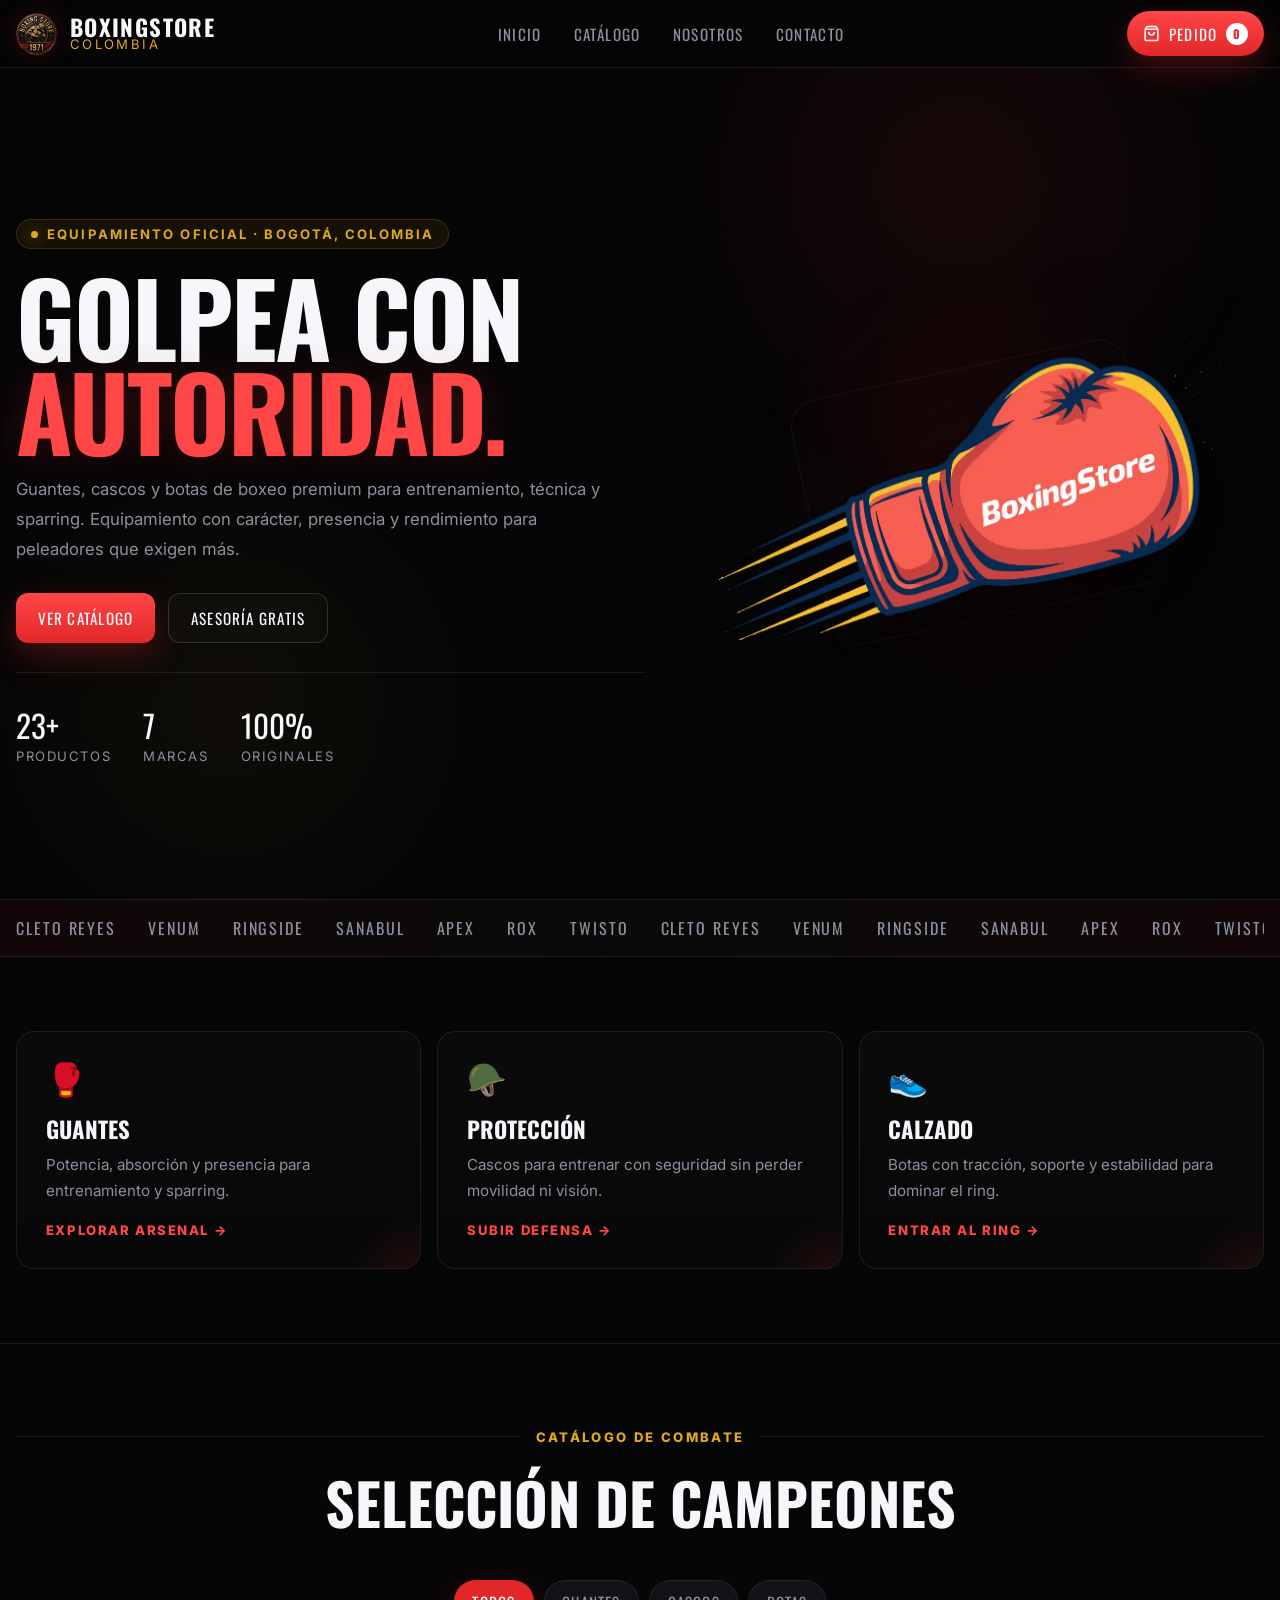
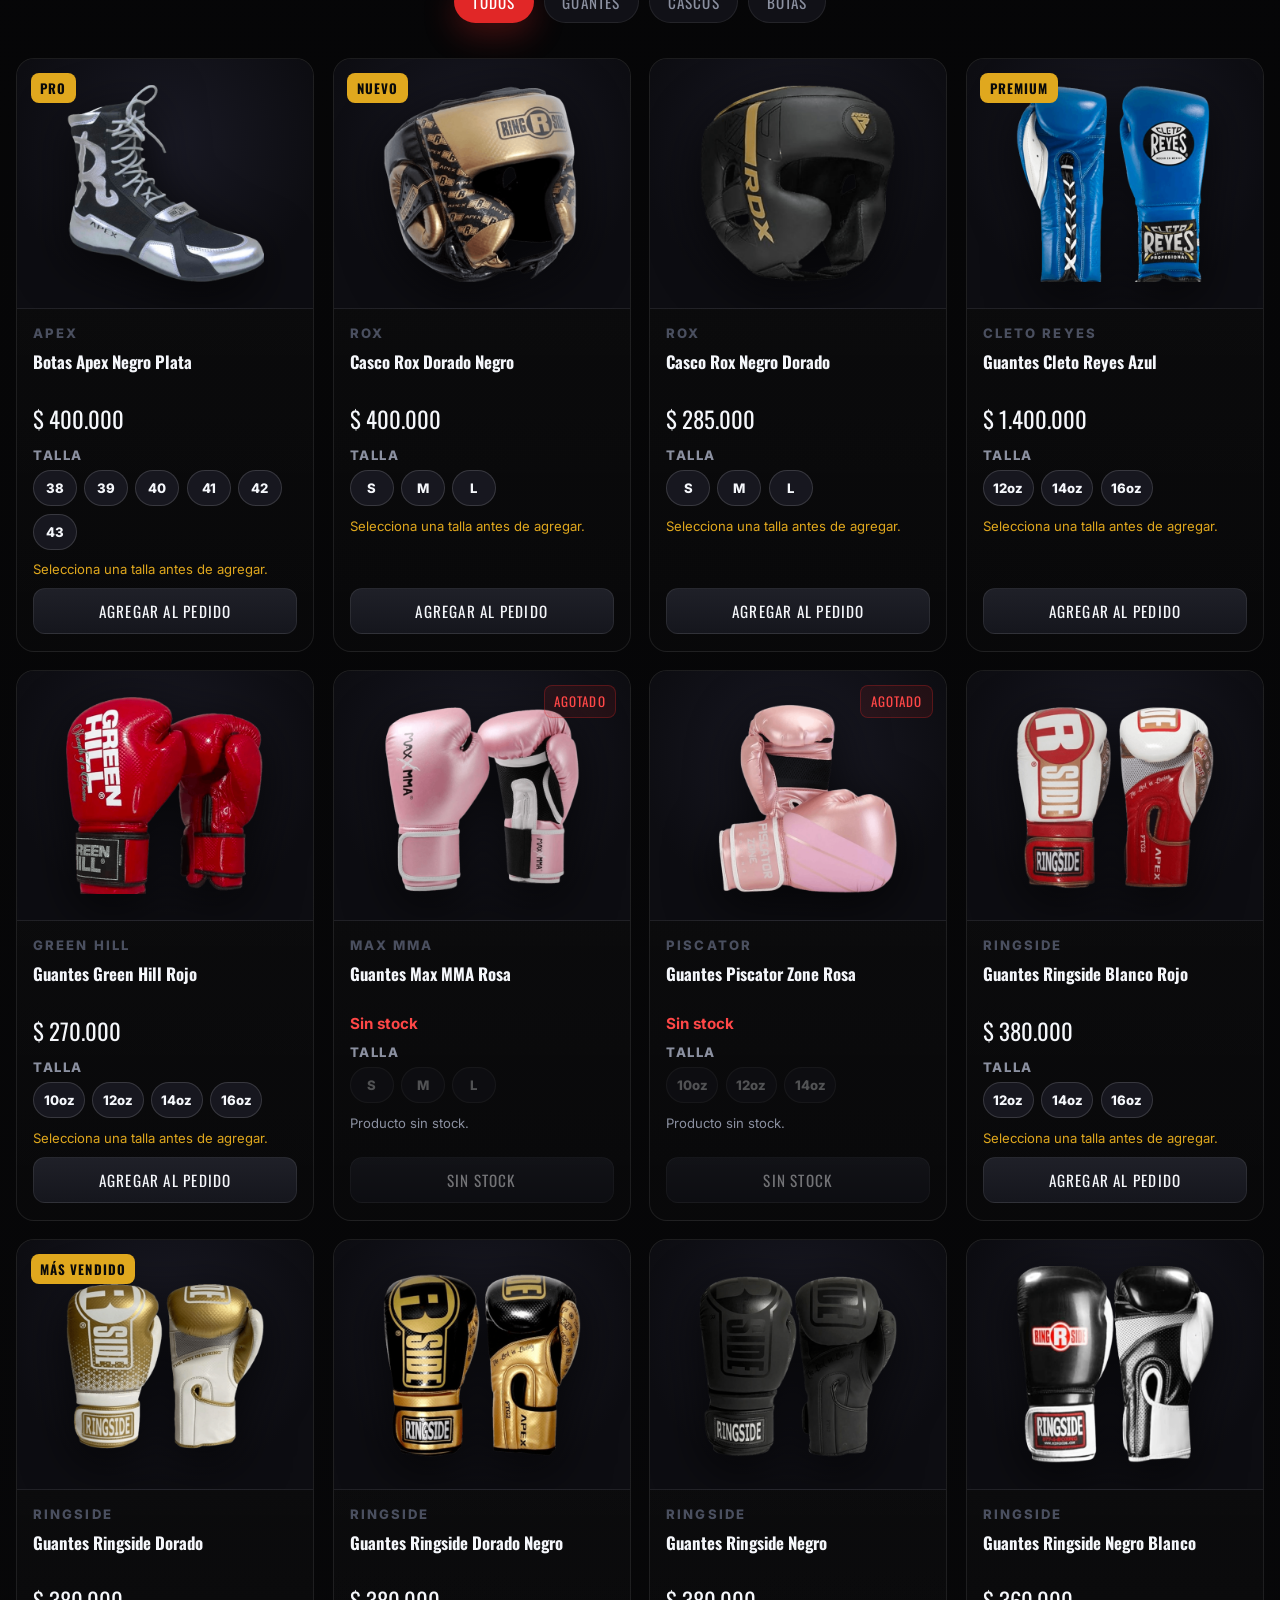
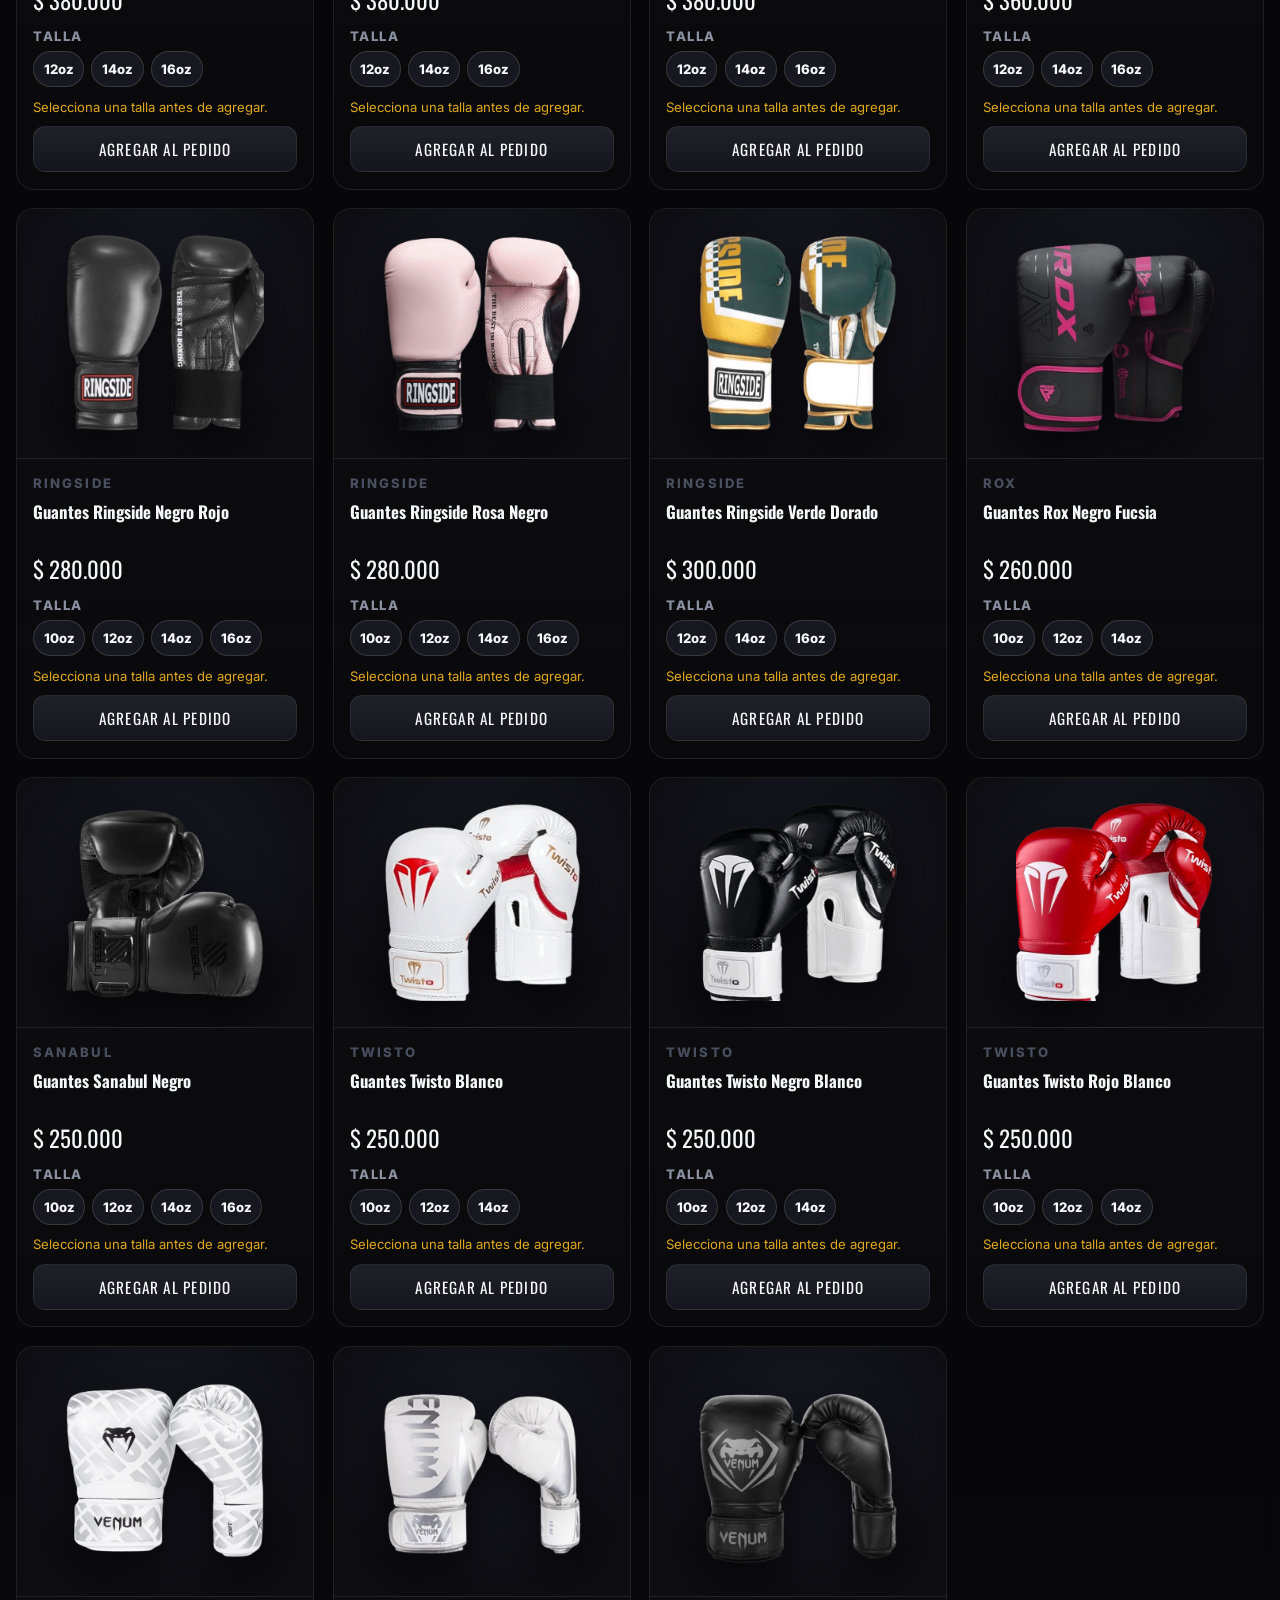
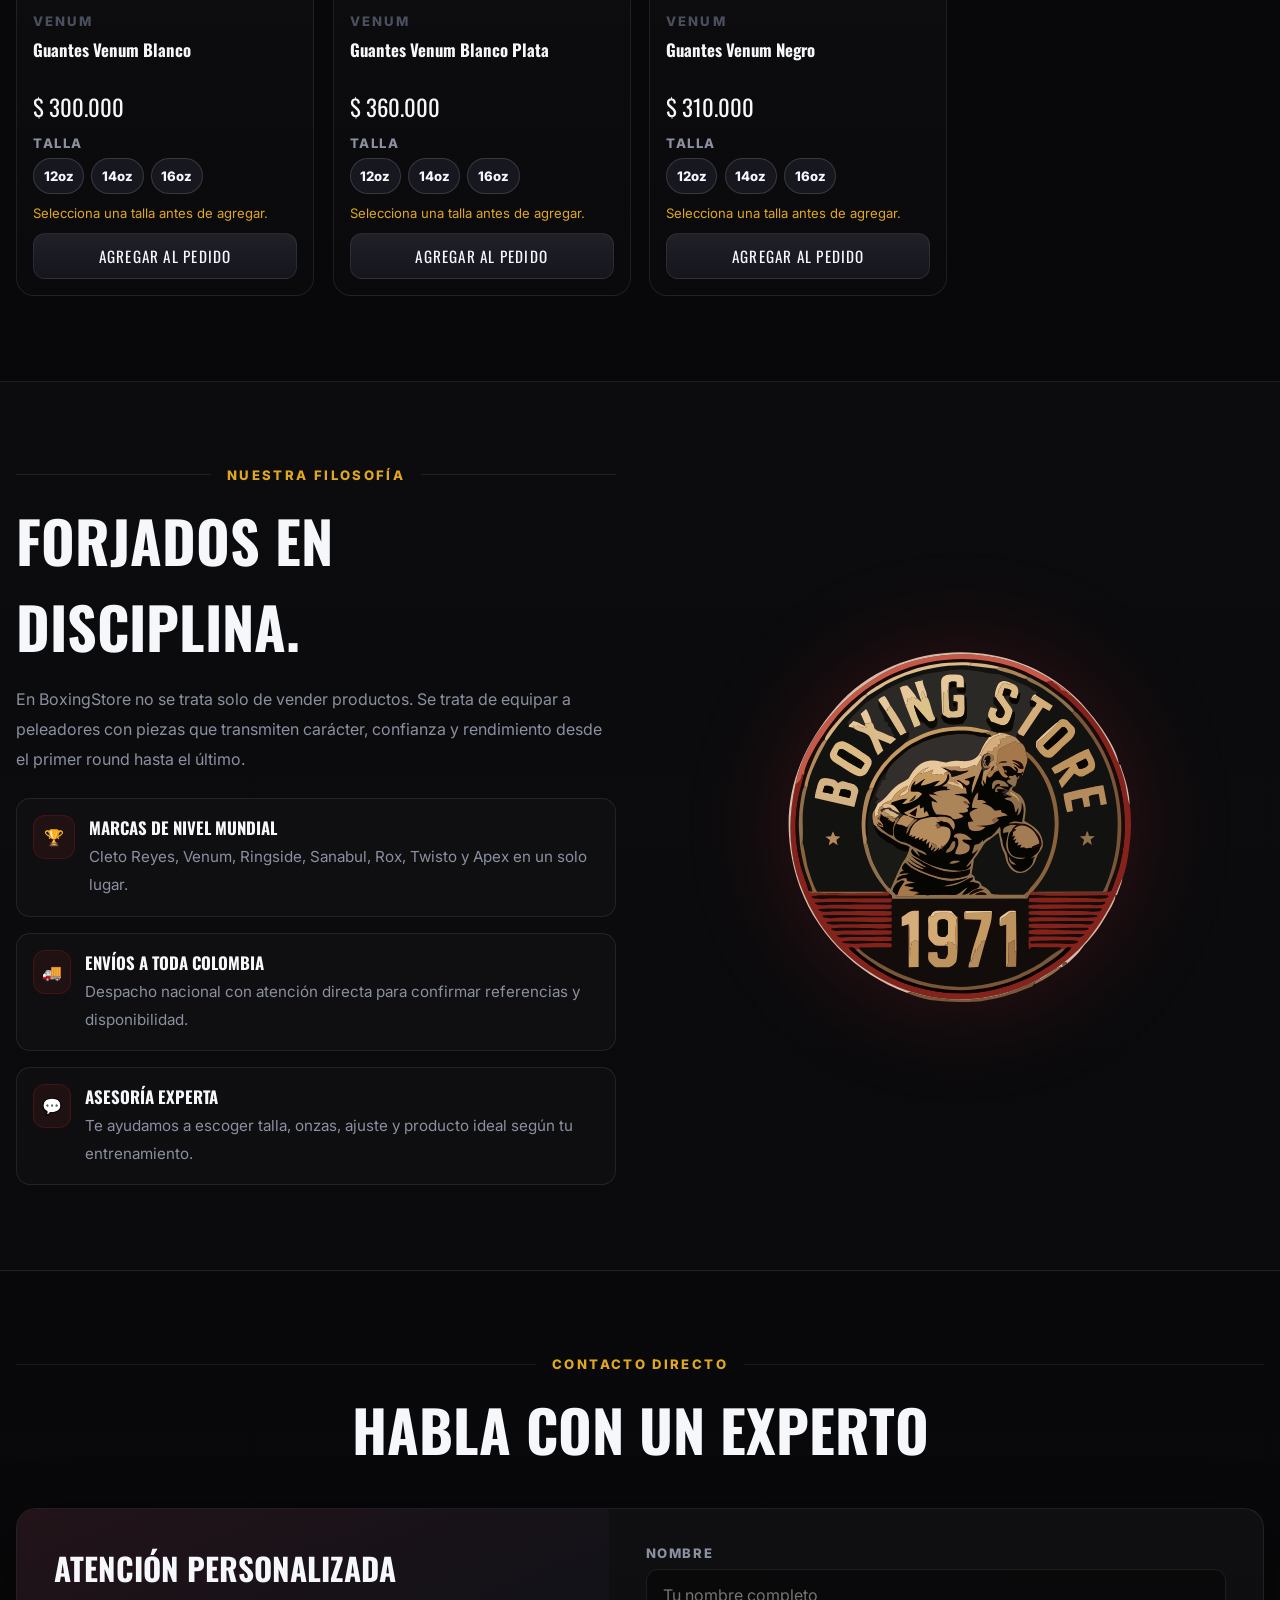
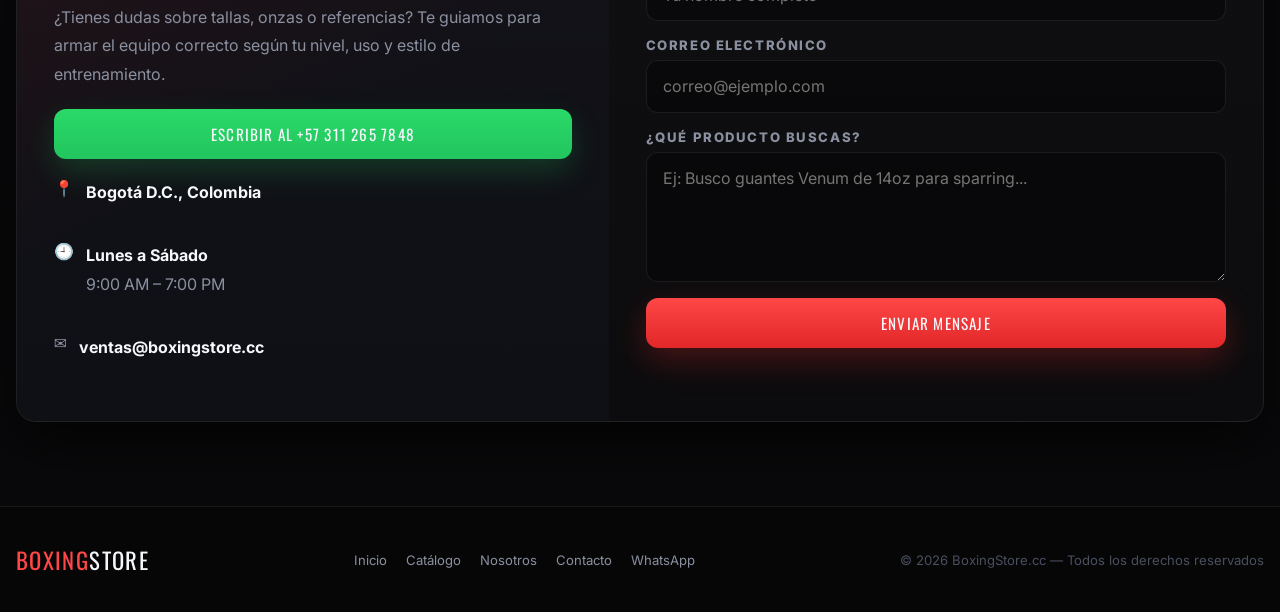
<file: index.html>
<!DOCTYPE html>
<html lang="es">
<head>
  <meta charset="UTF-8" />
  <meta name="viewport" content="width=device-width, initial-scale=1.0, viewport-fit=cover" />
  <title>BoxingStore | Equipo de Boxeo Profesional en Colombia</title>
  <meta name="description" content="Guantes, cascos y botas de boxeo premium. El mejor equipo para entrenamiento, técnica y sparring. Envíos a toda Colombia." />
  <link rel="icon" type="image/svg+xml" href="assets/logo/logo.svg" />
  <link rel="icon" type="image/png" sizes="32x32" href="assets/logo/logo.png" />
  <link rel="icon" type="image/x-icon" href="favicon.ico" />
  <link rel="apple-touch-icon" href="assets/logo/logo.png" />
  <link rel="icon" href="favicon.ico" />
  <link rel="preconnect" href="https://fonts.googleapis.com" />
  <link rel="preconnect" href="https://fonts.gstatic.com" crossorigin />
  <link href="https://fonts.googleapis.com/css2?family=Oswald:wght@400;500;600;700&family=Inter:wght@400;500;600;700;800&display=swap" rel="stylesheet" />
  <style>
:root{
  --bg:#050506;
  --bg2:#0b0b0e;
  --bg3:#111117;
  --bg4:#17171f;
  --card:#121219;
  --line:rgba(255,255,255,.08);
  --line2:rgba(255,255,255,.14);
  --text:#f5f7fb;
  --muted:#8b90a0;
  --muted2:#4a4f5f;
  --red:#e12727;
  --red2:#b81818;
  --red3:#ff4747;
  --gold:#e0a81e;
  --green:#22c55e;
  --green2:#15803d;
  --shadow:0 20px 60px rgba(0,0,0,.7);
  --shadow-red:0 12px 32px rgba(225,39,39,.28);
  --radius:16px;
  --radius-sm:10px;
  --pill:999px;
  --max:1280px;
  --hdr:68px;
  --fd:'Oswald',system-ui,sans-serif;
  --fb:'Inter',system-ui,sans-serif;
  --t-xs:clamp(.72rem,.68rem + .2vw,.82rem);
  --t-sm:clamp(.84rem,.8rem + .25vw,.95rem);
  --t-md:clamp(.98rem,.92rem + .28vw,1.05rem);
  --t-lg:clamp(1.1rem,1rem + .6vw,1.42rem);
  --t-xl:clamp(1.45rem,1.15rem + 1vw,2.2rem);
  --t-2xl:clamp(2rem,1.2rem + 3vw,3.9rem);
  --hero:clamp(3rem,1rem + 7vw,6.4rem);
  --ease:cubic-bezier(.4,0,.2,1);
  --dur:220ms;
}
*{box-sizing:border-box;margin:0;padding:0}
html{scroll-behavior:smooth;scroll-padding-top:var(--hdr);-webkit-font-smoothing:antialiased}
body{font-family:var(--fb);background:linear-gradient(180deg,#050506 0%,#09090b 100%);color:var(--text);min-height:100dvh;overflow-x:hidden}
a{text-decoration:none;color:inherit}
button,input,textarea,select{font:inherit}
button{border:none;background:none;color:inherit;cursor:pointer}
img{display:block;max-width:100%;height:auto}
.container{width:min(calc(100% - 2rem),var(--max));margin:auto}
body::before{content:'';position:fixed;inset:0;pointer-events:none;z-index:0;opacity:.18;background-image:radial-gradient(rgba(255,255,255,.07) .65px,transparent .65px);background-size:18px 18px}
body::after{content:'';position:fixed;inset:0;pointer-events:none;z-index:0;background:radial-gradient(circle at 75% 20%,rgba(225,39,39,.09),transparent 26%),radial-gradient(circle at 18% 78%,rgba(224,168,30,.05),transparent 22%)}
header,main,footer,.drawer,.mobnav,.fx{position:relative;z-index:1}

.hdr{position:sticky;top:0;height:var(--hdr);backdrop-filter:blur(18px) saturate(1.45);-webkit-backdrop-filter:blur(18px) saturate(1.45);background:rgba(5,5,6,.82);border-bottom:1px solid var(--line);z-index:200}
.hdrin{height:100%;display:flex;align-items:center;justify-content:space-between;gap:1rem}
.brand{display:flex;align-items:center;gap:.75rem;min-width:0}
.brand img{width:42px;height:42px;object-fit:contain;filter:drop-shadow(0 0 12px rgba(225,39,39,.22));transition:transform var(--dur) var(--ease),filter var(--dur) var(--ease)}
.brand:hover img{transform:translateY(-1px) scale(1.04);filter:drop-shadow(0 0 18px rgba(225,39,39,.38))}
.brandtxt{display:flex;flex-direction:column;line-height:1}
.brandtxt b{font-family:var(--fd);font-size:var(--t-lg);letter-spacing:.06em;text-transform:uppercase}
.brandtxt span{font-size:var(--t-xs);color:var(--gold);letter-spacing:.18em;text-transform:uppercase}
.nav{display:flex;align-items:center;gap:2rem}
.nav a{font-family:var(--fd);font-size:var(--t-sm);letter-spacing:.09em;text-transform:uppercase;color:var(--muted);position:relative;transition:color var(--dur) var(--ease)}
.nav a::after{content:'';position:absolute;left:0;bottom:-6px;width:0;height:2px;background:var(--red);transition:width var(--dur) var(--ease)}
.nav a:hover{color:var(--text)}
.nav a:hover::after{width:100%}
.hdrcta{display:flex;align-items:center;gap:.75rem}
.cartbtn{min-height:44px;padding:.7rem 1rem;border-radius:999px;background:linear-gradient(180deg,var(--red3),var(--red));box-shadow:var(--shadow-red);display:flex;align-items:center;gap:.55rem;font-family:var(--fd);font-size:var(--t-sm);letter-spacing:.08em;text-transform:uppercase}
.cartnum{min-width:22px;height:22px;border-radius:999px;background:#fff;color:var(--red);display:grid;place-items:center;font-size:.75rem;font-weight:800}
.menu{display:none;width:44px;height:44px;border-radius:12px;border:1px solid var(--line);background:var(--bg3);align-items:center;justify-content:center;flex-direction:column;gap:5px}
.menu span{width:20px;height:2px;background:#fff;border-radius:2px;transition:all var(--dur) var(--ease)}
.menu.open span:nth-child(1){transform:translateY(7px) rotate(45deg)}
.menu.open span:nth-child(2){opacity:0}
.menu.open span:nth-child(3){transform:translateY(-7px) rotate(-45deg)}
.mobnav{display:none;position:fixed;top:var(--hdr);left:0;right:0;background:rgba(5,5,6,.97);backdrop-filter:blur(14px);border-bottom:1px solid var(--line);padding:1rem 1.2rem 1.4rem;z-index:190}
.mobnav.open{display:block}
.mobnav a{display:block;padding:1rem 0;border-bottom:1px solid var(--line);font-family:var(--fd);letter-spacing:.08em;text-transform:uppercase;color:var(--muted)}
.mobnav a:last-child{border-bottom:none}

.hero{min-height:calc(100svh - var(--hdr));display:grid;align-items:center;padding:4rem 0 3rem;overflow:hidden;border-bottom:1px solid var(--line)}
.herogrid{display:grid;grid-template-columns:1.05fr .95fr;gap:3rem;align-items:center}
.eyebrow{display:inline-flex;align-items:center;gap:.55rem;padding:.38rem .9rem;border-radius:999px;background:rgba(224,168,30,.08);border:1px solid rgba(224,168,30,.18);color:var(--gold);font-size:var(--t-xs);font-weight:700;letter-spacing:.16em;text-transform:uppercase;margin-bottom:1.25rem}
.eyebrow::before{content:'';width:7px;height:7px;border-radius:50%;background:var(--gold);box-shadow:0 0 16px rgba(224,168,30,.7)}
.hero h1{font-family:var(--fd);font-size:var(--hero);line-height:.92;text-transform:uppercase;letter-spacing:-.02em;margin-bottom:1rem}
.hero h1 em{font-style:normal;color:var(--red3);text-shadow:0 0 36px rgba(225,39,39,.22)}
.hero p{max-width:54ch;color:var(--muted);font-size:var(--t-md);line-height:1.8;margin-bottom:1.8rem}
.ctas{display:flex;gap:.85rem;flex-wrap:wrap}
.btn{min-height:50px;padding:.82rem 1.35rem;border-radius:12px;display:inline-flex;align-items:center;justify-content:center;gap:.55rem;font-family:var(--fd);font-size:var(--t-sm);letter-spacing:.08em;text-transform:uppercase;transition:all var(--dur) var(--ease)}
.btnp{background:linear-gradient(180deg,var(--red3),var(--red));box-shadow:var(--shadow-red)}
.btno{border:1px solid var(--line2);background:rgba(255,255,255,.02)}
.btnw{background:linear-gradient(180deg,#2ad968,var(--green));box-shadow:0 12px 30px rgba(34,197,94,.22)}
.btn:hover{transform:translateY(-3px)}
.stats{display:flex;gap:2rem;flex-wrap:wrap;padding-top:1.8rem;margin-top:1.8rem;border-top:1px solid var(--line)}
.statnum{font-family:var(--fd);font-size:var(--t-xl)}
.statlbl{font-size:var(--t-xs);letter-spacing:.12em;text-transform:uppercase;color:var(--muted)}
.herovis{position:relative;display:flex;justify-content:center;align-items:center}
.herovis::before{content:'';position:absolute;width:480px;height:480px;border-radius:50%;background:radial-gradient(circle,rgba(225,39,39,.16) 0%,rgba(225,39,39,.05) 34%,transparent 68%);filter:blur(6px);animation:breathe 4.8s ease-in-out infinite}
.herovis::after{content:'';position:absolute;inset:8% 20%;border:1px solid rgba(255,255,255,.05);transform:rotate(-12deg);border-radius:28px}
.heroimg{max-width:520px;width:100%;filter:drop-shadow(0 34px 60px rgba(0,0,0,.78));animation:float 5.2s ease-in-out infinite;position:relative;z-index:2}
@keyframes float{0%,100%{transform:translateY(0) rotate(-2deg)}50%{transform:translateY(-15px) rotate(2deg)}}
@keyframes breathe{0%,100%{transform:scale(1);opacity:.9}50%{transform:scale(1.08);opacity:1}}

.band{padding:1rem 0;border-bottom:1px solid var(--line);background:linear-gradient(90deg,rgba(225,39,39,.06),rgba(255,255,255,.02),rgba(225,39,39,.06))}
.marquee{display:flex;gap:2rem;white-space:nowrap;overflow:hidden}
.marquee div{display:flex;gap:2rem;animation:mar 24s linear infinite;font-family:var(--fd);letter-spacing:.12em;text-transform:uppercase;color:var(--muted)}
@keyframes mar{from{transform:translateX(0)}to{transform:translateX(-50%)}}

.cats{padding:4.6rem 0;border-bottom:1px solid var(--line)}
.catsgrid{display:grid;grid-template-columns:repeat(3,1fr);gap:1rem}
.cat{background:linear-gradient(180deg,rgba(255,255,255,.025),rgba(255,255,255,.012));border:1px solid var(--line);border-radius:18px;padding:1.8rem;position:relative;overflow:hidden;transition:transform var(--dur) var(--ease),border-color var(--dur) var(--ease),box-shadow var(--dur) var(--ease);cursor:pointer}
.cat::before{content:'';position:absolute;inset:auto -20% -45% auto;width:160px;height:160px;border-radius:50%;background:radial-gradient(circle,rgba(225,39,39,.16),transparent 70%)}
.cat:hover{transform:translateY(-6px);border-color:rgba(225,39,39,.25);box-shadow:var(--shadow)}
.cat .ico{font-size:2rem;margin-bottom:.8rem}
.cat h3{font-family:var(--fd);font-size:var(--t-lg);text-transform:uppercase;margin-bottom:.35rem}
.cat p{color:var(--muted);font-size:var(--t-sm);line-height:1.7;margin-bottom:1rem}
.cat span{font-size:var(--t-xs);letter-spacing:.12em;text-transform:uppercase;color:var(--red3);font-weight:800}

.sec{padding:5.3rem 0}
.seclbl{display:flex;align-items:center;gap:1rem;margin-bottom:.9rem}
.seclbl::before,.seclbl::after{content:'';height:1px;background:var(--line);flex:1}
.seclbl span{font-size:var(--t-xs);letter-spacing:.18em;text-transform:uppercase;color:var(--gold);font-weight:800}
.sectitle{text-align:center;font-family:var(--fd);font-size:var(--t-2xl);text-transform:uppercase;margin-bottom:2.2rem}
.filters{display:flex;justify-content:center;flex-wrap:wrap;gap:.6rem;margin-bottom:2.2rem}
.fbtn{min-height:42px;padding:.58rem 1.1rem;border-radius:999px;background:var(--bg3);border:1px solid var(--line);font-family:var(--fd);font-size:var(--t-sm);letter-spacing:.08em;text-transform:uppercase;color:var(--muted);transition:all var(--dur) var(--ease)}
.fbtn.active,.fbtn:hover{background:var(--red);border-color:transparent;color:#fff;box-shadow:var(--shadow-red)}
.grid{display:grid;grid-template-columns:repeat(auto-fill,minmax(min(270px,100%),1fr));gap:1.15rem}
.card{background:linear-gradient(180deg,rgba(255,255,255,.03),rgba(255,255,255,.012));border:1px solid var(--line);border-radius:18px;overflow:hidden;display:flex;flex-direction:column;transition:transform var(--dur) var(--ease),border-color var(--dur) var(--ease),box-shadow var(--dur) var(--ease);position:relative}
.card:hover{transform:translateY(-8px);border-color:rgba(255,255,255,.18);box-shadow:var(--shadow)}
.badge,.badge2{position:absolute;top:.85rem;z-index:3;padding:.34rem .6rem;border-radius:8px;font-family:var(--fd);font-size:var(--t-xs);letter-spacing:.08em;text-transform:uppercase}
.badge{left:.85rem;background:var(--gold);color:#0a0a0a;font-weight:800}
.badge2{right:.85rem;background:rgba(225,39,39,.1);color:var(--red3);border:1px solid rgba(225,39,39,.28)}
.pimg{height:250px;padding:1.6rem;background:radial-gradient(circle at 50% 34%,#1a1a25 0%,#0d0d12 72%);display:flex;align-items:center;justify-content:center;border-bottom:1px solid var(--line);position:relative;overflow:hidden}
.pimg::after{content:'';position:absolute;inset:0;background:radial-gradient(circle at center,rgba(225,39,39,.08),transparent 60%);opacity:0;transition:opacity var(--dur) var(--ease)}
.card:hover .pimg::after{opacity:1}
.pimg img{max-height:100%;object-fit:contain;filter:drop-shadow(0 14px 26px rgba(0,0,0,.72));transition:transform .32s var(--ease)}
.card:hover .pimg img{transform:scale(1.08) translateY(-4px)}
.pinfo{padding:1rem 1rem 1.05rem;display:flex;flex-direction:column;gap:.7rem;flex:1}
.brandline{font-size:var(--t-xs);color:var(--muted2);font-weight:800;letter-spacing:.16em;text-transform:uppercase}
.pname{font-family:var(--fd);font-size:var(--t-md);line-height:1.2;min-height:2.3em}
.pprice{font-family:var(--fd);font-size:var(--t-lg)}
.pprice.out{font-size:var(--t-sm);font-family:var(--fb);color:var(--red3);font-weight:700}
.sizewrap{display:flex;flex-direction:column;gap:.45rem}
.sizelbl{font-size:var(--t-xs);color:var(--muted);letter-spacing:.12em;text-transform:uppercase;font-weight:800}
.sizegrid{display:flex;flex-wrap:wrap;gap:.45rem}
.sizechip{min-width:44px;min-height:36px;padding:.45rem .6rem;border-radius:999px;border:1px solid var(--line2);background:var(--bg4);color:var(--text);font-size:var(--t-xs);font-weight:800;transition:all var(--dur) var(--ease)}
.sizechip:hover{border-color:rgba(225,39,39,.4);transform:translateY(-1px)}
.sizechip.active{background:var(--red);border-color:transparent;box-shadow:var(--shadow-red)}
.sizechip:disabled{opacity:.3;cursor:not-allowed}
.addbtn{margin-top:auto;width:100%;min-height:46px;border-radius:12px;background:linear-gradient(180deg,#1f2028,#15161d);border:1px solid var(--line);font-family:var(--fd);font-size:var(--t-sm);letter-spacing:.08em;text-transform:uppercase;transition:all var(--dur) var(--ease)}
.addbtn:hover:not(:disabled){background:linear-gradient(180deg,var(--red3),var(--red));border-color:transparent;box-shadow:var(--shadow-red)}
.addbtn:disabled{opacity:.45;cursor:not-allowed}
.helper{font-size:var(--t-xs);color:var(--muted)}
.helper.warn{color:var(--gold)}

.about{background:linear-gradient(180deg,rgba(255,255,255,.02),rgba(255,255,255,.01));border-top:1px solid var(--line);border-bottom:1px solid var(--line)}
.aboutgrid{display:grid;grid-template-columns:1fr 1fr;gap:3rem;align-items:center}
.about p{color:var(--muted);line-height:1.85;margin-bottom:1.5rem}
.feats{display:grid;gap:1rem}
.feat{display:flex;gap:.9rem;align-items:flex-start;padding:1rem;border:1px solid var(--line);border-radius:14px;background:rgba(255,255,255,.02)}
.feat .i{width:44px;height:44px;border-radius:12px;display:grid;place-items:center;background:rgba(225,39,39,.08);border:1px solid rgba(225,39,39,.18)}
.feat h4{font-family:var(--fd);text-transform:uppercase;font-size:var(--t-md);margin-bottom:.2rem}
.feat p{margin:0;font-size:var(--t-sm)}
.logo-panel{display:flex;justify-content:center;align-items:center;min-height:420px;position:relative}
.logo-panel::before{content:'';position:absolute;width:360px;height:360px;border-radius:50%;background:radial-gradient(circle,rgba(225,39,39,.16),transparent 62%)}
.logo-panel img{width:min(360px,80%);filter:drop-shadow(0 0 50px rgba(225,39,39,.18));position:relative;z-index:1}

.contactgrid{display:grid;grid-template-columns:.95fr 1.05fr;border:1px solid var(--line);border-radius:20px;overflow:hidden;background:linear-gradient(180deg,rgba(255,255,255,.03),rgba(255,255,255,.015));box-shadow:var(--shadow)}
.side{padding:2.3rem;background:linear-gradient(155deg,rgba(225,39,39,.08),transparent 45%),linear-gradient(180deg,#121218,#0f1015)}
.side h3{font-family:var(--fd);font-size:var(--t-xl);text-transform:uppercase;margin-bottom:.7rem}
.side p{color:var(--muted);line-height:1.8;margin-bottom:1.25rem}
.meta{display:grid;gap:.9rem;margin-top:1.2rem}
.meta div{display:flex;gap:.75rem;align-items:flex-start;color:var(--muted)}
.meta strong{color:var(--text)}
.form{padding:2.3rem;display:grid;gap:1rem}
.field{display:grid;gap:.45rem}
.field label{font-size:var(--t-xs);font-weight:800;color:var(--muted);letter-spacing:.12em;text-transform:uppercase}
.field input,.field textarea{width:100%;padding:.95rem 1rem;border-radius:12px;border:1px solid var(--line);background:rgba(0,0,0,.35);color:var(--text);outline:none}
.field input:focus,.field textarea:focus{border-color:rgba(225,39,39,.45);box-shadow:0 0 0 4px rgba(225,39,39,.08)}
.field textarea{min-height:130px;resize:vertical}
.formstatus{min-height:20px;font-size:var(--t-sm);color:var(--green)}

.footer{padding:2.2rem 0;border-top:1px solid var(--line);background:rgba(0,0,0,.32)}
.footin{display:flex;align-items:center;justify-content:space-between;gap:1rem;flex-wrap:wrap}
.footbrand{font-family:var(--fd);font-size:var(--t-lg);text-transform:uppercase;letter-spacing:.06em}.footbrand span{color:var(--red3)}
.footnav{display:flex;gap:1.2rem;flex-wrap:wrap}.footnav a{font-size:var(--t-xs);color:var(--muted)}
.copy{font-size:var(--t-xs);color:var(--muted2)}

.backdrop{position:fixed;inset:0;background:rgba(0,0,0,.82);backdrop-filter:blur(6px);opacity:0;visibility:hidden;transition:all var(--dur) var(--ease);z-index:300}
.backdrop.on{opacity:1;visibility:visible}
.drawer{position:fixed;top:0;right:-110%;bottom:0;width:min(450px,100vw);background:linear-gradient(180deg,#0d0d12,#09090d);border-left:1px solid var(--line);z-index:350;display:flex;flex-direction:column;transition:right .34s cubic-bezier(.4,0,.15,1);box-shadow:-30px 0 80px rgba(0,0,0,.7)}
.drawer.on{right:0}
.dh{padding:1.2rem 1.2rem;border-bottom:1px solid var(--line);display:flex;align-items:center;justify-content:space-between;background:rgba(255,255,255,.02)}
.dh h2{font-family:var(--fd);font-size:var(--t-lg);text-transform:uppercase;letter-spacing:.08em}
.xbtn{width:40px;height:40px;border-radius:12px;background:var(--bg3);border:1px solid var(--line)}
.db{flex:1;overflow:auto;padding:1rem;display:flex;flex-direction:column;gap:.85rem}
.empty{flex:1;display:grid;place-items:center;text-align:center;color:var(--muted);padding:2rem}.empty div{display:grid;gap:.7rem}.empty .big{font-size:3.6rem;opacity:.2}
.item{display:grid;grid-template-columns:72px 1fr auto;gap:.8rem;border:1px solid var(--line);background:rgba(255,255,255,.02);border-radius:14px;padding:.8rem}
.itemimg{background:#1a1a22;border-radius:10px;padding:.35rem;display:grid;place-items:center;aspect-ratio:1}
.itemimg img{width:100%;height:100%;object-fit:contain}
.item h4{font-size:var(--t-sm);line-height:1.35;margin-bottom:.25rem}
.item .meta2{font-size:var(--t-xs);color:var(--gold);font-weight:800;letter-spacing:.08em;text-transform:uppercase;margin-bottom:.3rem}
.item .price{font-family:var(--fd);font-size:var(--t-sm)}
.qty{display:flex;align-items:center;gap:.4rem;margin-top:.45rem}
.qbtn{width:28px;height:28px;border-radius:8px;background:var(--bg4);border:1px solid var(--line)}
.rm{font-size:1rem;color:var(--muted2);padding:.2rem}
.df{padding:1rem 1.2rem;border-top:1px solid var(--line);display:grid;gap:.7rem;background:rgba(255,255,255,.02)}
.total{display:flex;align-items:center;justify-content:space-between}.total b{font-family:var(--fd);font-size:var(--t-xl)}
.waorder{min-height:52px;border-radius:12px;background:linear-gradient(180deg,#2ad968,var(--green));display:flex;align-items:center;justify-content:center;gap:.55rem;font-family:var(--fd);font-size:var(--t-md);text-transform:uppercase;letter-spacing:.08em}
.clear{min-height:44px;border-radius:12px;border:1px solid var(--line);background:var(--bg3);font-family:var(--fd);font-size:var(--t-sm);text-transform:uppercase;letter-spacing:.08em;color:var(--muted)}

.fx{position:fixed;inset:0;display:grid;place-items:center;pointer-events:none;opacity:0;visibility:hidden;z-index:9999}
.fx img{max-width:min(420px,82vw);filter:drop-shadow(0 0 48px rgba(225,39,39,.5))}
.fx.on{visibility:visible;animation:pop .9s var(--ease) forwards}
@keyframes pop{0%{opacity:0;transform:scale(.35) rotate(-16deg)}18%{opacity:1;transform:scale(1.14) rotate(7deg)}65%{opacity:1;transform:scale(1) rotate(0)}100%{opacity:0;transform:scale(1.05)}}

.sticky-wa{display:none}

@media (max-width:1024px){
  .herogrid,.aboutgrid,.contactgrid{grid-template-columns:1fr}
  .hero{text-align:center}.hero p{margin-inline:auto}.ctas,.stats{justify-content:center}.herovis{order:-1}.logo-panel{display:none}
}
@media (max-width:768px){
  :root{--hdr:62px}
  .nav{display:none}.menu{display:flex}.catsgrid{grid-template-columns:1fr}.grid{grid-template-columns:repeat(2,1fr)}.pimg{height:180px}.sectitle{margin-bottom:1.8rem}.sticky-wa{display:flex;position:fixed;left:12px;right:12px;bottom:12px;z-index:180}.sticky-wa a{width:100%;min-height:52px;border-radius:14px;background:linear-gradient(180deg,#2ad968,var(--green));display:flex;align-items:center;justify-content:center;gap:.6rem;font-family:var(--fd);letter-spacing:.08em;text-transform:uppercase;box-shadow:0 16px 34px rgba(34,197,94,.24)}
}
@media (max-width:480px){
  .grid{gap:.75rem}.pimg{height:155px;padding:1rem}.pinfo{padding:.8rem}.pname{font-size:var(--t-sm)}.addbtn{min-height:42px;font-size:var(--t-xs)}.drawer{width:100vw}.side,.form{padding:1.35rem}.cats,.sec{padding:4rem 0}
}
@media (prefers-reduced-motion:reduce){*{animation:none!important;transition:none!important;scroll-behavior:auto!important}}
  </style>
</head>
<body>
  <div class="fx" id="fx-hit" aria-hidden="true"><img src="assets/images/fx/fx-boxing-glove-hit.webp" alt=""></div>
  <div class="fx" id="fx-ko" aria-hidden="true"><img src="assets/images/fx/fx-ko.webp" alt=""></div>

  <header class="hdr">
    <div class="container hdrin">
      <a href="#inicio" class="brand" aria-label="Inicio BoxingStore">
        <img src="assets/logo/logo.svg" alt="BoxingStore" onerror="this.onerror=null;this.src='assets/images/fx/fx-boxing-glove-hit.webp';this.style.width='42px';this.style.height='42px';" />
        <div class="brandtxt"><b>BoxingStore</b><span>Colombia</span></div>
      </a>
      <nav class="nav" aria-label="Principal">
        <a href="#inicio">Inicio</a>
        <a href="#productos">Catálogo</a>
        <a href="#nosotros">Nosotros</a>
        <a href="#contacto">Contacto</a>
      </nav>
      <div class="hdrcta">
        <button class="cartbtn" id="openCart" aria-label="Abrir carrito">
          <svg width="17" height="17" viewBox="0 0 24 24" fill="none" stroke="currentColor" stroke-width="2.2" aria-hidden="true"><path d="M6 2L3 6v14a2 2 0 002 2h14a2 2 0 002-2V6l-3-4z"></path><line x1="3" y1="6" x2="21" y2="6"></line><path d="M16 10a4 4 0 01-8 0"></path></svg>
          Pedido <span class="cartnum" id="cartNum">0</span>
        </button>
        <button class="menu" id="menuBtn" aria-label="Abrir menú" aria-expanded="false" aria-controls="mobnav"><span></span><span></span><span></span></button>
      </div>
    </div>
  </header>

  <nav class="mobnav" id="mobnav" aria-label="Móvil">
    <a href="#inicio">Inicio</a>
    <a href="#productos">Catálogo</a>
    <a href="#nosotros">Nosotros</a>
    <a href="#contacto">Contacto</a>
  </nav>

  <main>
    <section class="hero" id="inicio">
      <div class="container herogrid">
        <div>
          <div class="eyebrow">Equipamiento oficial · Bogotá, Colombia</div>
          <h1>Golpea con<br><em>autoridad.</em></h1>
          <p>Guantes, cascos y botas de boxeo premium para entrenamiento, técnica y sparring. Equipamiento con carácter, presencia y rendimiento para peleadores que exigen más.</p>
          <div class="ctas">
            <a href="#productos" class="btn btnp">Ver catálogo</a>
            <a href="https://wa.me/573112657848?text=Hola%20BoxingStore!%20Quiero%20asesor%C3%ADa." target="_blank" rel="noopener noreferrer" class="btn btno">Asesoría gratis</a>
          </div>
          <div class="stats">
            <div><div class="statnum">23+</div><div class="statlbl">Productos</div></div>
            <div><div class="statnum">7</div><div class="statlbl">Marcas</div></div>
            <div><div class="statnum">100%</div><div class="statlbl">Originales</div></div>
          </div>
        </div>
        <div class="herovis">
          <img class="heroimg" src="assets/images/fx/fx-boxing-glove-hit.webp" alt="Guante de boxeo BoxingStore" onerror="this.onerror=null;this.style.opacity='.18';" />
        </div>
      </div>
    </section>

    <section class="band" aria-hidden="true">
      <div class="container marquee">
        <div>
          <span>Cleto Reyes</span><span>Venum</span><span>Ringside</span><span>Sanabul</span><span>Apex</span><span>Rox</span><span>Twisto</span>
          <span>Cleto Reyes</span><span>Venum</span><span>Ringside</span><span>Sanabul</span><span>Apex</span><span>Rox</span><span>Twisto</span>
        </div>
      </div>
    </section>

    <section class="cats">
      <div class="container catsgrid">
        <div class="cat" tabindex="0" onclick="filterTo('guantes')">
          <div class="ico">🥊</div><h3>Guantes</h3><p>Potencia, absorción y presencia para entrenamiento y sparring.</p><span>Explorar arsenal →</span>
        </div>
        <div class="cat" tabindex="0" onclick="filterTo('cascos')">
          <div class="ico">🪖</div><h3>Protección</h3><p>Cascos para entrenar con seguridad sin perder movilidad ni visión.</p><span>Subir defensa →</span>
        </div>
        <div class="cat" tabindex="0" onclick="filterTo('botas')">
          <div class="ico">👟</div><h3>Calzado</h3><p>Botas con tracción, soporte y estabilidad para dominar el ring.</p><span>Entrar al ring →</span>
        </div>
      </div>
    </section>

    <section class="sec" id="productos">
      <div class="container">
        <div class="seclbl"><span>Catálogo de combate</span></div>
        <h2 class="sectitle">Selección de campeones</h2>
        <div class="filters" id="filters">
          <button class="fbtn active" data-filter="all">Todos</button>
          <button class="fbtn" data-filter="guantes">Guantes</button>
          <button class="fbtn" data-filter="cascos">Cascos</button>
          <button class="fbtn" data-filter="botas">Botas</button>
        </div>
        <div class="grid" id="productGrid"></div>
      </div>
    </section>

    <section class="sec about" id="nosotros">
      <div class="container aboutgrid">
        <div>
          <div class="seclbl" style="justify-content:flex-start"><span>Nuestra filosofía</span></div>
          <h2 class="sectitle" style="text-align:left;margin-bottom:1rem">Forjados en disciplina.</h2>
          <p>En BoxingStore no se trata solo de vender productos. Se trata de equipar a peleadores con piezas que transmiten carácter, confianza y rendimiento desde el primer round hasta el último.</p>
          <div class="feats">
            <div class="feat"><div class="i">🏆</div><div><h4>Marcas de nivel mundial</h4><p>Cleto Reyes, Venum, Ringside, Sanabul, Rox, Twisto y Apex en un solo lugar.</p></div></div>
            <div class="feat"><div class="i">🚚</div><div><h4>Envíos a toda Colombia</h4><p>Despacho nacional con atención directa para confirmar referencias y disponibilidad.</p></div></div>
            <div class="feat"><div class="i">💬</div><div><h4>Asesoría experta</h4><p>Te ayudamos a escoger talla, onzas, ajuste y producto ideal según tu entrenamiento.</p></div></div>
          </div>
        </div>
        <div class="logo-panel"><img src="assets/logo/logo.svg" alt="Logo BoxingStore" onerror="this.onerror=null;this.style.display='none';" /></div>
      </div>
    </section>

    <section class="sec" id="contacto">
      <div class="container">
        <div class="seclbl"><span>Contacto directo</span></div>
        <h2 class="sectitle">Habla con un experto</h2>
        <div class="contactgrid">
          <div class="side">
            <h3>Atención personalizada</h3>
            <p>¿Tienes dudas sobre tallas, onzas o referencias? Te guiamos para armar el equipo correcto según tu nivel, uso y estilo de entrenamiento.</p>
            <a href="https://wa.me/573112657848?text=Hola%20BoxingStore!%20Necesito%20asesor%C3%ADa%20con%20mi%20equipo." target="_blank" rel="noopener noreferrer" class="btn btnw" style="width:100%">Escribir al +57 311 265 7848</a>
            <div class="meta">
              <div><span>📍</span><p><strong>Bogotá D.C., Colombia</strong></p></div>
              <div><span>🕘</span><p><strong>Lunes a Sábado</strong><br>9:00 AM – 7:00 PM</p></div>
              <div><span>✉️</span><p><strong>ventas@boxingstore.cc</strong></p></div>
            </div>
          </div>
          <form class="form" id="contactForm" novalidate>
            <div class="field"><label for="name">Nombre</label><input id="name" type="text" placeholder="Tu nombre completo" required></div>
            <div class="field"><label for="email">Correo electrónico</label><input id="email" type="email" placeholder="correo@ejemplo.com" required></div>
            <div class="field"><label for="msg">¿Qué producto buscas?</label><textarea id="msg" placeholder="Ej: Busco guantes Venum de 14oz para sparring..." required></textarea></div>
            <button class="btn btnp" type="submit" style="width:100%">Enviar mensaje</button>
            <div class="formstatus" id="formStatus"></div>
          </form>
        </div>
      </div>
    </section>
  </main>

  <footer class="footer">
    <div class="container footin">
      <div class="footbrand"><span>Boxing</span>Store</div>
      <nav class="footnav" aria-label="Footer">
        <a href="#inicio">Inicio</a><a href="#productos">Catálogo</a><a href="#nosotros">Nosotros</a><a href="#contacto">Contacto</a><a href="https://wa.me/573112657848" target="_blank" rel="noopener noreferrer">WhatsApp</a>
      </nav>
      <div class="copy">© <span id="year"></span> BoxingStore.cc — Todos los derechos reservados</div>
    </div>
  </footer>

  <div class="sticky-wa"><a href="https://wa.me/573112657848?text=Hola%20BoxingStore!%20Quiero%20asesor%C3%ADa." target="_blank" rel="noopener noreferrer">WhatsApp directo</a></div>

  <div class="backdrop" id="backdrop"></div>
  <aside class="drawer" id="drawer" role="dialog" aria-modal="true" aria-label="Carrito de compras">
    <div class="dh"><h2>Mi pedido</h2><button class="xbtn" id="closeCart" aria-label="Cerrar carrito">✕</button></div>
    <div class="db" id="drawerBody"></div>
    <div class="df">
      <div class="total"><span>Total</span><b id="drawerTotal">$0 COP</b></div>
      <a href="#" id="waOrder" class="waorder" target="_blank" rel="noopener noreferrer">Confirmar por WhatsApp</a>
      <button class="clear" id="clearCart">Vaciar carrito</button>
    </div>
  </aside>

  <script>
"use strict";
const WA = 573112657848;
const FALLBACK = "assets/images/fx/fx-boxing-glove-hit.webp";
const CART_KEY = "boxingstore_cart_v1";
const fmt = n => new Intl.NumberFormat("es-CO", { style: "currency", currency: "COP", minimumFractionDigits: 0 }).format(n);
const PRODUCTS = [
{id:23,name:"Botas Apex Negro Plata",brand:"Apex",price:400000,cat:"botas",img:"assets/images/products/botas-apex-negro-plata.png",badge:"Pro",oos:false,sizes:["38","39","40","41","42","43"]},
{id:21,name:"Casco Rox Dorado Negro",brand:"Rox",price:400000,cat:"cascos",img:"assets/images/products/casco-rox-dorado-negro.png",badge:"Nuevo",oos:false,sizes:["S","M","L"]},
{id:22,name:"Casco Rox Negro Dorado",brand:"Rox",price:285000,cat:"cascos",img:"assets/images/products/casco-rox-negro-dorado.png",badge:null,oos:false,sizes:["S","M","L"]},
{id:1,name:"Guantes Cleto Reyes Azul",brand:"Cleto Reyes",price:1400000,cat:"guantes",img:"assets/images/products/guantes-cleto-reyes-azul.png",badge:"Premium",oos:false,sizes:["12oz","14oz","16oz"]},
{id:2,name:"Guantes Green Hill Rojo",brand:"Green Hill",price:270000,cat:"guantes",img:"assets/images/products/guantes-green-hill-rojo.png",badge:null,oos:false,sizes:["10oz","12oz","14oz","16oz"]},
{id:3,name:"Guantes Max MMA Rosa",brand:"Max MMA",price:0,cat:"guantes",img:"assets/images/products/guantes-max-mma-rosa.png",badge:null,oos:true,sizes:["S","M","L"]},
{id:4,name:"Guantes Piscator Zone Rosa",brand:"Piscator",price:0,cat:"guantes",img:"assets/images/products/guantes-piscator-zone-rosa.png",badge:null,oos:true,sizes:["10oz","12oz","14oz"]},
{id:5,name:"Guantes Ringside Blanco Rojo",brand:"Ringside",price:380000,cat:"guantes",img:"assets/images/products/guantes-ringside-blanco-rojo.png",badge:null,oos:false,sizes:["12oz","14oz","16oz"]},
{id:6,name:"Guantes Ringside Dorado",brand:"Ringside",price:380000,cat:"guantes",img:"assets/images/products/guantes-ringside-dorado.png",badge:"Más vendido",oos:false,sizes:["12oz","14oz","16oz"]},
{id:7,name:"Guantes Ringside Dorado Negro",brand:"Ringside",price:380000,cat:"guantes",img:"assets/images/products/guantes-ringside-dorado-negro.png",badge:null,oos:false,sizes:["12oz","14oz","16oz"]},
{id:8,name:"Guantes Ringside Negro",brand:"Ringside",price:380000,cat:"guantes",img:"assets/images/products/guantes-ringside-negro.png",badge:null,oos:false,sizes:["12oz","14oz","16oz"]},
{id:9,name:"Guantes Ringside Negro Blanco",brand:"Ringside",price:360000,cat:"guantes",img:"assets/images/products/guantes-ringside-negro-blanco.png",badge:null,oos:false,sizes:["12oz","14oz","16oz"]},
{id:10,name:"Guantes Ringside Negro Rojo",brand:"Ringside",price:280000,cat:"guantes",img:"assets/images/products/guantes-ringside-negro-rojo.png",badge:null,oos:false,sizes:["10oz","12oz","14oz","16oz"]},
{id:11,name:"Guantes Ringside Rosa Negro",brand:"Ringside",price:280000,cat:"guantes",img:"assets/images/products/guantes-ringside-rosa-negro.png",badge:null,oos:false,sizes:["10oz","12oz","14oz","16oz"]},
{id:12,name:"Guantes Ringside Verde Dorado",brand:"Ringside",price:300000,cat:"guantes",img:"assets/images/products/guantes-ringside-verde-dorado.png",badge:null,oos:false,sizes:["12oz","14oz","16oz"]},
{id:13,name:"Guantes Rox Negro Fucsia",brand:"Rox",price:260000,cat:"guantes",img:"assets/images/products/guantes-rox-negro-fucsia.png",badge:null,oos:false,sizes:["10oz","12oz","14oz"]},
{id:14,name:"Guantes Sanabul Negro",brand:"Sanabul",price:250000,cat:"guantes",img:"assets/images/products/guantes-sanabul-negro.png",badge:null,oos:false,sizes:["10oz","12oz","14oz","16oz"]},
{id:15,name:"Guantes Twisto Blanco",brand:"Twisto",price:250000,cat:"guantes",img:"assets/images/products/guantes-twisto-blanco.png",badge:null,oos:false,sizes:["10oz","12oz","14oz"]},
{id:16,name:"Guantes Twisto Negro Blanco",brand:"Twisto",price:250000,cat:"guantes",img:"assets/images/products/guantes-twisto-negro-blanco.png",badge:null,oos:false,sizes:["10oz","12oz","14oz"]},
{id:17,name:"Guantes Twisto Rojo Blanco",brand:"Twisto",price:250000,cat:"guantes",img:"assets/images/products/guantes-twisto-rojo-blanco.png",badge:null,oos:false,sizes:["10oz","12oz","14oz"]},
{id:18,name:"Guantes Venum Blanco",brand:"Venum",price:300000,cat:"guantes",img:"assets/images/products/guantes-venum-blanco.png",badge:null,oos:false,sizes:["12oz","14oz","16oz"]},
{id:19,name:"Guantes Venum Blanco Plata",brand:"Venum",price:360000,cat:"guantes",img:"assets/images/products/guantes-venum-blanco-plata.png",badge:null,oos:false,sizes:["12oz","14oz","16oz"]},
{id:20,name:"Guantes Venum Negro",brand:"Venum",price:310000,cat:"guantes",img:"assets/images/products/guantes-venum-negro.png",badge:null,oos:false,sizes:["12oz","14oz","16oz"]}
];
let currentFilter = "all", selectedSizes = {}, cart = [];
const grid = document.getElementById("productGrid");
const filters = document.getElementById("filters");
const drawer = document.getElementById("drawer");
const backdrop = document.getElementById("backdrop");
const drawerBody = document.getElementById("drawerBody");
const drawerTotal = document.getElementById("drawerTotal");
const waOrder = document.getElementById("waOrder");
const cartNum = document.getElementById("cartNum");
function loadCart(){try{const saved=localStorage.getItem(CART_KEY);cart=saved?JSON.parse(saved):[]}catch{cart=[]}}
function saveCart(){try{localStorage.setItem(CART_KEY,JSON.stringify(cart))}catch{}}
function renderProducts(filter="all"){
  const list = filter === "all" ? PRODUCTS : PRODUCTS.filter(p => p.cat === filter);
  grid.innerHTML = list.map(p => {
    const activeSize = selectedSizes[p.id];
    const sizeHtml = p.sizes.map(size => `<button class="sizechip ${activeSize===size?"active":""}" ${p.oos?"disabled":""} onclick="selectSize(${p.id}, '${size}')">${size}</button>`).join("");
    const helper = p.oos ? "Producto sin stock." : activeSize ? `Talla elegida: ${activeSize}` : "Selecciona una talla antes de agregar.";
    return `<article class="card ${p.oos ? "oos" : ""}">
      ${p.badge ? `<span class="badge">${p.badge}</span>` : ""}
      ${p.oos ? `<span class="badge2">Agotado</span>` : ""}
      <div class="pimg"><img src="${p.img}" alt="${p.name}" loading="lazy" onerror="this.onerror=null;this.src='${FALLBACK}'"></div>
      <div class="pinfo">
        <div class="brandline">${p.brand}</div>
        <h3 class="pname">${p.name}</h3>
        <div class="pprice ${p.oos ? "out" : ""}">${p.oos ? "Sin stock" : fmt(p.price)}</div>
        <div class="sizewrap"><div class="sizelbl">Talla</div><div class="sizegrid">${sizeHtml}</div></div>
        <div class="helper ${!p.oos && !activeSize ? "warn" : ""}">${helper}</div>
        <button class="addbtn" ${p.oos ? "disabled" : ""} onclick="addToCart(${p.id})">${p.oos ? "Sin stock" : "Agregar al pedido"}</button>
      </div>
    </article>`;
  }).join("");
}
function selectSize(id,size){ selectedSizes[id]=size; renderProducts(currentFilter); }
window.selectSize = selectSize;
filters.addEventListener("click", e => {
  const btn = e.target.closest("[data-filter]");
  if(!btn) return;
  document.querySelectorAll(".fbtn").forEach(x=>x.classList.remove("active"));
  btn.classList.add("active");
  currentFilter = btn.dataset.filter;
  renderProducts(currentFilter);
});
function filterTo(cat){ currentFilter = cat; document.querySelectorAll('.fbtn').forEach(b=>b.classList.toggle('active', b.dataset.filter===cat)); renderProducts(cat); document.getElementById('productos').scrollIntoView({behavior:'smooth'}); }
window.filterTo = filterTo;
document.querySelectorAll('.cat').forEach(el => el.addEventListener('keydown', e => { if(e.key === 'Enter' || e.key === ' ') { e.preventDefault(); el.click(); } }));
function addToCart(id){
  const p = PRODUCTS.find(x => x.id === id);
  if(!p || p.oos) return;
  const size = selectedSizes[id];
  if(!size){ alert('Selecciona una talla antes de agregar este producto.'); return; }
  const item = cart.find(x => x.id === id && x.size === size);
  if(item) item.qty += 1;
  else cart.push({id:p.id,name:p.name,brand:p.brand,price:p.price,img:p.img,size,qty:1});
  saveCart();
  syncCart();
  playFX('hit');
  openCart();
}
window.addToCart = addToCart;
function changeQty(id,size,delta){
  const item = cart.find(x => x.id === id && x.size === size);
  if(!item) return;
  item.qty += delta;
  if(item.qty <= 0) cart = cart.filter(x => !(x.id === id && x.size === size));
  saveCart();
  playFX('ko');
  syncCart();
}
window.changeQty = changeQty;
function removeItem(id,size){ cart = cart.filter(x => !(x.id === id && x.size === size)); saveCart(); playFX('ko'); syncCart(); }
window.removeItem = removeItem;
function syncCart(){
  const count = cart.reduce((s,i)=>s+i.qty,0);
  const total = cart.reduce((s,i)=>s+i.qty*i.price,0);
  cartNum.textContent = count;
  drawerTotal.textContent = fmt(total);
  if(!cart.length){
    drawerBody.innerHTML = `<div class="empty"><div><div class="big">🥊</div><p>Tu carrito está vacío. Elige tu equipo y selecciona la talla ideal.</p></div></div>`;
    waOrder.href = `https://wa.me/${WA}`;
    return;
  }
  drawerBody.innerHTML = cart.map(i => `<div class="item"><div class="itemimg"><img src="${i.img}" alt="${i.name}" onerror="this.onerror=null;this.src='${FALLBACK}'"></div><div><h4>${i.name}</h4><div class="meta2">Talla ${i.size}</div><div class="price">${fmt(i.price)}</div><div class="qty"><button class="qbtn" onclick="changeQty(${i.id}, '${i.size}', -1)">−</button><span>${i.qty}</span><button class="qbtn" onclick="changeQty(${i.id}, '${i.size}', 1)">+</button></div></div><button class="rm" onclick="removeItem(${i.id}, '${i.size}')">×</button></div>`).join('');
  const lines = cart.map(i => `- ${i.name} | Talla ${i.size} | Cantidad ${i.qty} | Subtotal ${fmt(i.qty*i.price)}`).join('%0A');
  const msg = encodeURIComponent(`Hola BoxingStore, quiero confirmar este pedido:%0A${lines}%0A%0ATotal: ${fmt(total)}`);
  waOrder.href = `https://wa.me/${WA}?text=${msg}`;
  saveCart();
}
function openCart(){ drawer.classList.add('on'); backdrop.classList.add('on'); document.body.style.overflow='hidden'; }
function closeCart(){ drawer.classList.remove('on'); backdrop.classList.remove('on'); document.body.style.overflow=''; }
document.getElementById('openCart').addEventListener('click', openCart);
document.getElementById('closeCart').addEventListener('click', closeCart);
backdrop.addEventListener('click', closeCart);
document.getElementById('clearCart').addEventListener('click', () => { if(!cart.length) return; cart=[]; saveCart(); syncCart(); playFX('ko'); });
document.addEventListener('keydown', e => { if(e.key === 'Escape') closeCart(); });
const menuBtn = document.getElementById('menuBtn');
const mobnav = document.getElementById('mobnav');
menuBtn.addEventListener('click', () => { const open = mobnav.classList.toggle('open'); menuBtn.classList.toggle('open', open); menuBtn.setAttribute('aria-expanded', open ? 'true' : 'false'); });
mobnav.querySelectorAll('a').forEach(a => a.addEventListener('click', () => { mobnav.classList.remove('open'); menuBtn.classList.remove('open'); menuBtn.setAttribute('aria-expanded','false'); }));
function playFX(type){ const el = document.getElementById(`fx-${type}`); if(!el) return; el.classList.remove('on'); void el.offsetWidth; el.classList.add('on'); setTimeout(() => el.classList.remove('on'), 900); }
document.getElementById('contactForm').addEventListener('submit', e => { e.preventDefault(); const s = document.getElementById('formStatus'); s.textContent = 'Mensaje enviado. Te contactaremos muy pronto.'; e.target.reset(); setTimeout(() => s.textContent = '', 5000); });
document.getElementById('year').textContent = new Date().getFullYear();
loadCart();
renderProducts();
syncCart();
</script>
</body>
</html>
</file>
